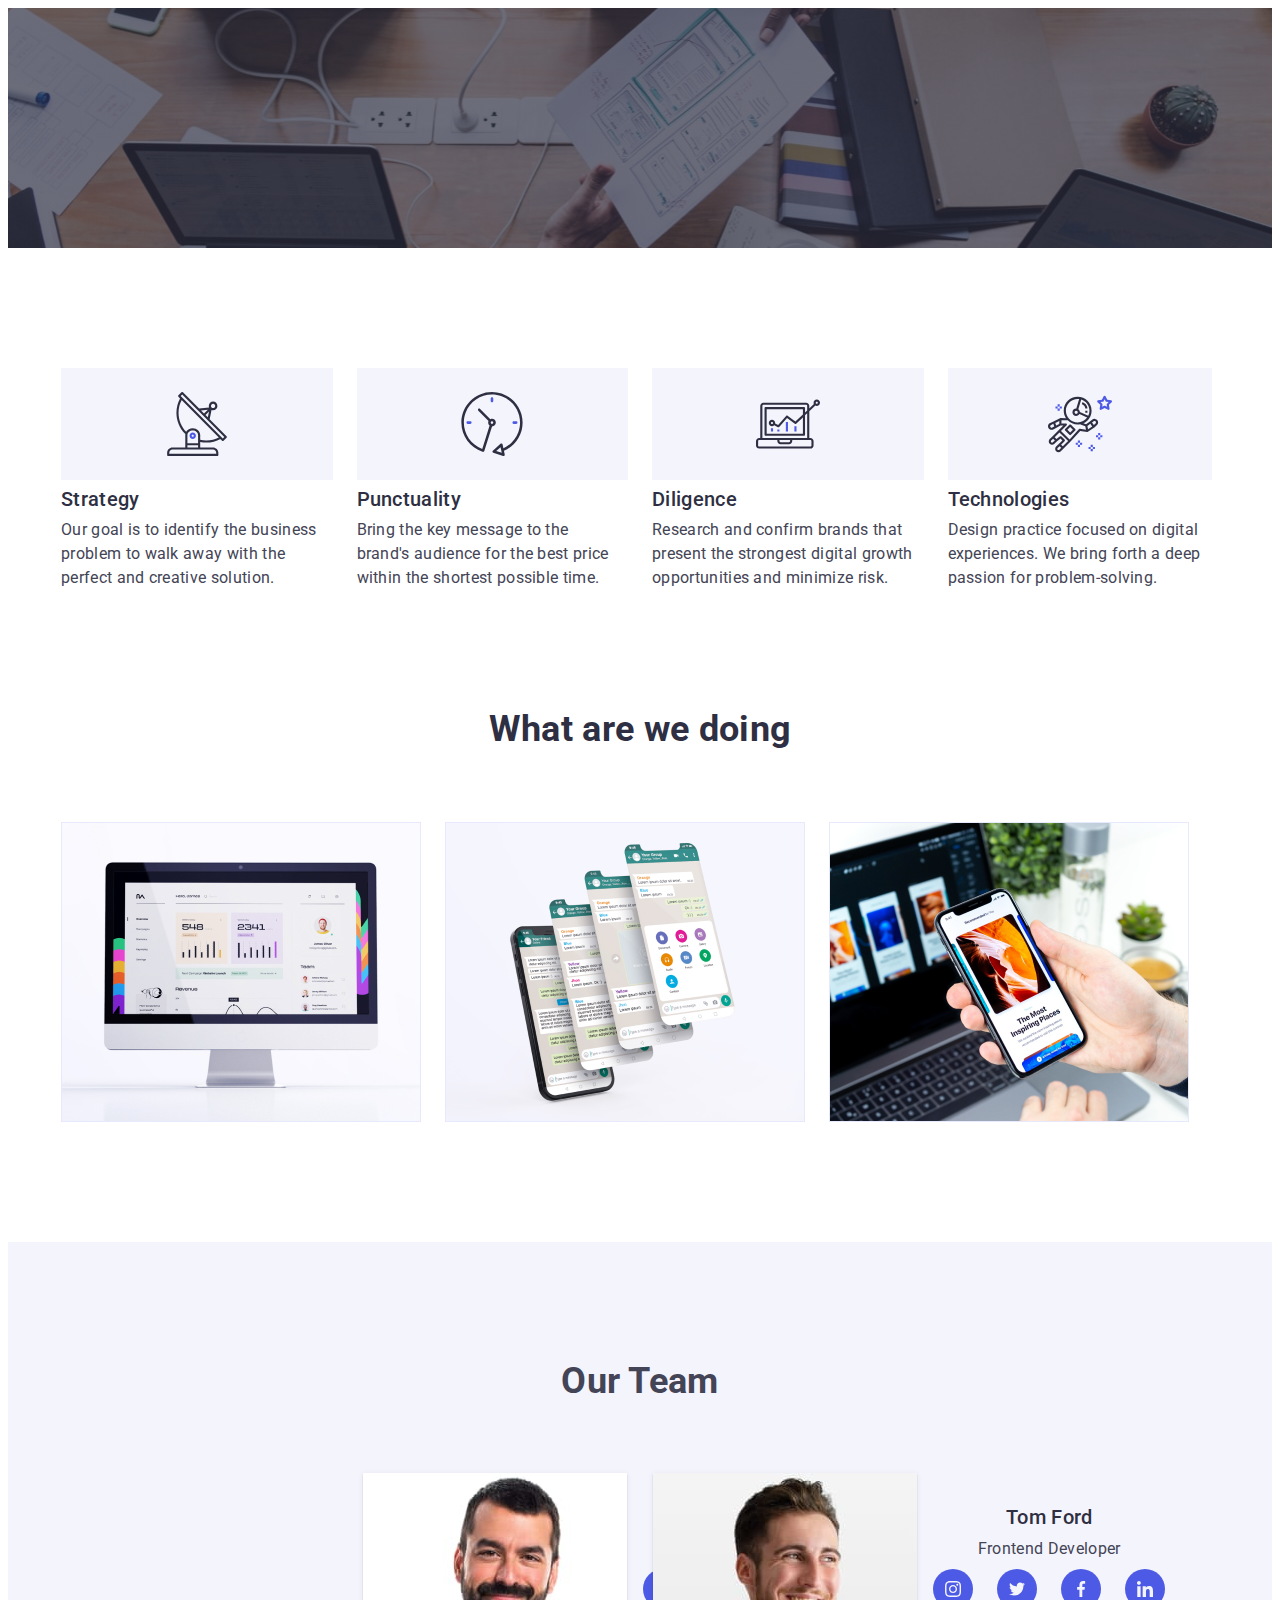
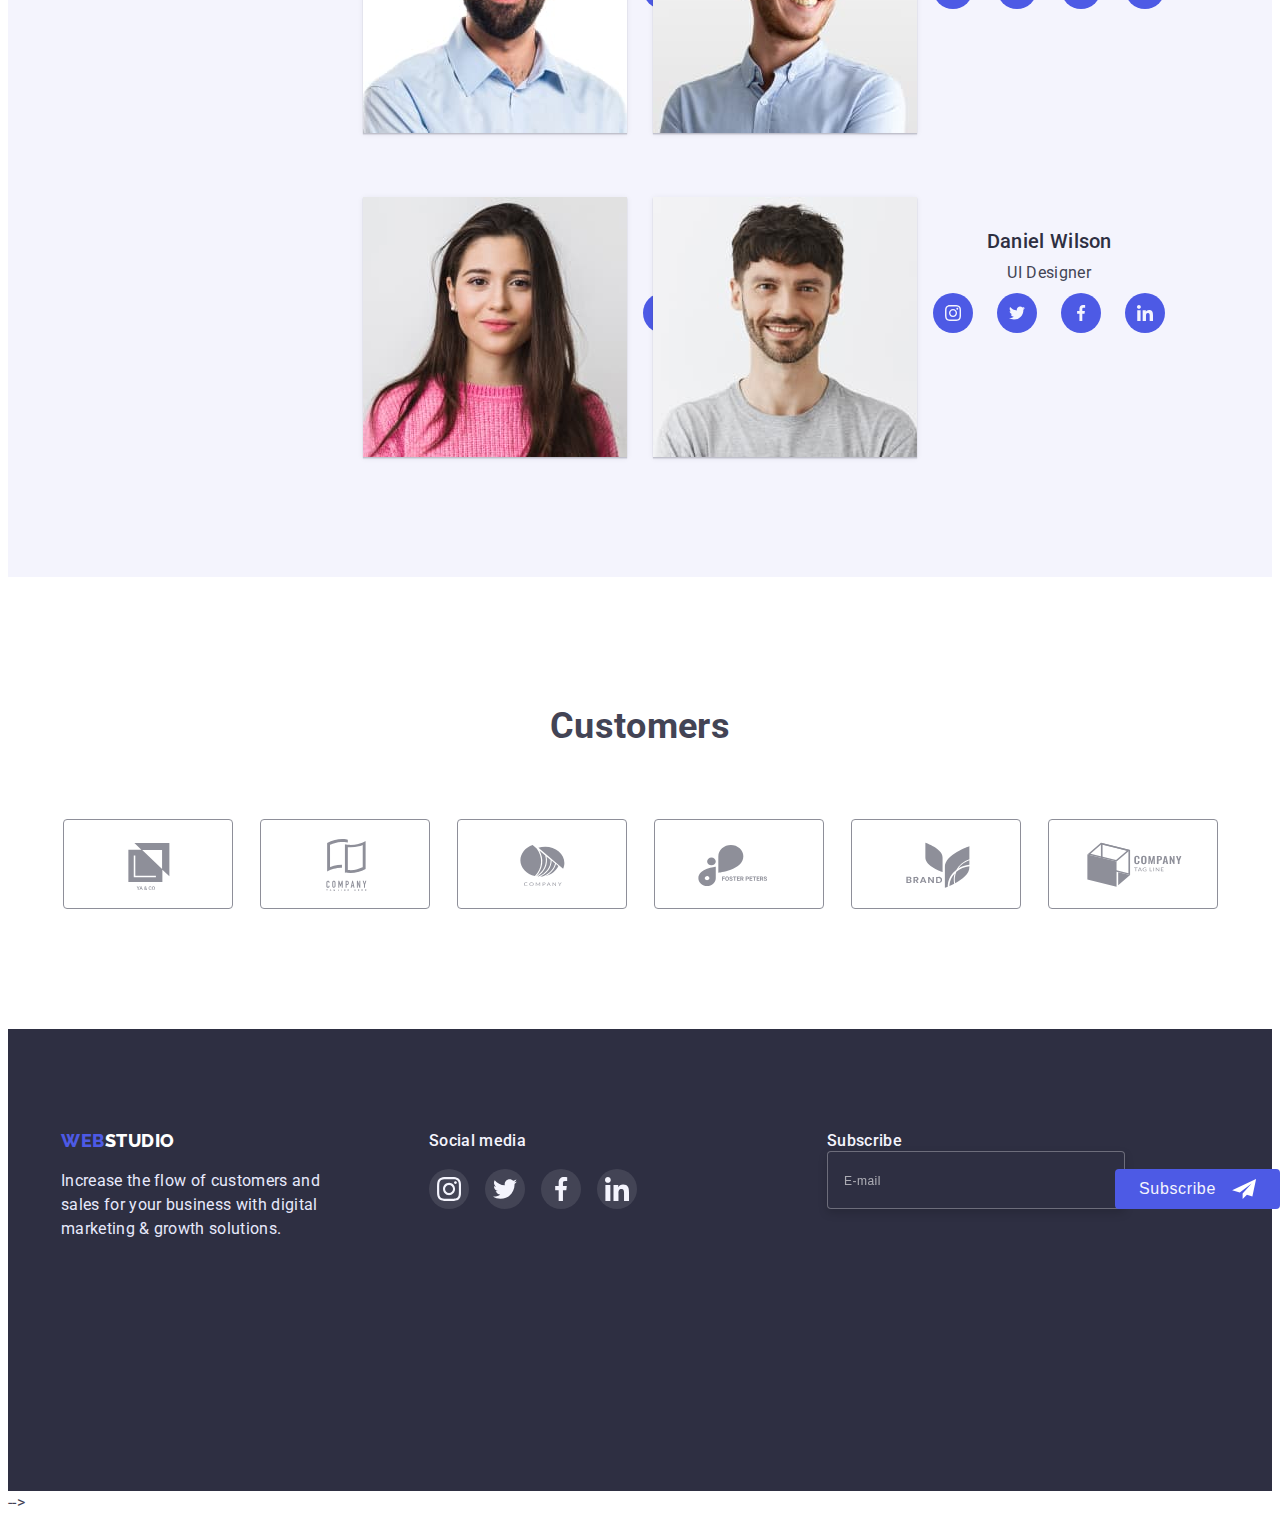
<file: index.html>
<!DOCTYPE html>
<html lang="en">
	<head>
		<meta charset="UTF-8" />
		<meta http-equiv="X-UA-Compatible" content="IE=edge" />
		<meta name="viewport" content="width=device-width, initial-scale=1.0" />
		<title>Web Studio</title>
		<link
			rel="stylesheet"
			href="https://cdnjs.cloudflare.com/ajax/libs/modern-normalize/1.1.0/modern-normalize.min.css"
			integrity="sha512-wpPYUAdjBVSE4KJnH1VR1HeZfpl1ub8YT/NKx4PuQ5NmX2tKuGu6U/JRp5y+Y8XG2tV+wKQpNHVUX03MfMFn9Q=="
			crossorigin="anonymous"
			referrerpolicy="no-referrer"
		/>
		<link rel="preconnect" href="https://fonts.googleapis.com" />
		<link rel="preconnect" href="https://fonts.gstatic.com" crossorigin />
		<link
			href="https://fonts.googleapis.com/css2?family=Raleway:wght@700;800&family=Roboto:wght@300;400;500;700&display=swap"
			rel="stylesheet"
		/>
		<link rel="stylesheet" href="./css/styles.css" />
		<link rel="stylesheet" href="./css/mobile.css" />
		<link rel="stylesheet" href="./css/tablet.css" />
		<link rel="stylesheet" href="./css/desktop.css" />
	</head>
	<body>
		<!-- Navigation -->
		<!-- <header class="header">
			<div class="container header-container">
				<nav class="site-nav nav-container">
					<a href="./index.html" class="logo web">Web<span class="logo studio">Studio</span></a>
					<ul class="header-list">
						<li class="header-item">
							<a href="" class="header-link link current">Studio</a>
						</li>
						<li class="header-item">
							<a href="./portfolio.html" class="header-link link">Portfolio</a>
						</li>
						<li class="header-item">
							<a href="" class="header-link link">Contacts</a>
						</li>
					</ul>
				</nav>
				<address class="address">
					<ul class="address-list">
						<li class="address-item">
							<a href="mailto:info@devstudio.com" class="address-link link">info@devstudio.com</a>
						</li>
						<li class="address-item">
							<a href="tel:+110001111111" class="address-link link">+11 (000) 111-11-11</a>
						</li>
					</ul>
				</address>
			</div>
		</header> -->

		<main>
			<!-- Hero -->
			<section class="section hero">
				<!-- <h1 class="hero-title">Effective Solutions for Your Business</h1>
				<button type="button" data-modal-open class="hero-btn">Order Service</button> -->
			</section>
			<!-- Section 1 -->
			<section class="section advantages">
				<div class="container">
					<h2 class="visually-hidden">Advantages</h2>
					<ul class="advantages-list list">
						<li class="advantages-item">
							<div class="advantages-container">
								<svg class="advantages-icon" width="64" height="64">
									<use href="./images/symbol-defs.svg#icon-antenna"></use>
								</svg>
							</div>
							<h3 class="advantages-item-subtitle">Strategy</h3>
							<p class="advantages-item-text">
								Our goal is to identify the business problem to walk away with the perfect and creative solution.
							</p>
						</li>

						<li class="advantages-item">
							<div class="advantages-container">
								<svg class="advantages-icon" width="64" height="64">
									<use href="./images/symbol-defs.svg#icon-clock"></use>
								</svg>
							</div>
							<h3 class="advantages-item-subtitle">Punctuality</h3>
							<p class="advantages-item-text">
								Bring the key message to the brand's audience for the best price within the shortest possible time.
							</p>
						</li>

						<li class="advantages-item">
							<div class="advantages-container">
								<svg class="advantages-icon" width="64" height="64">
									<use href="./images/symbol-defs.svg#icon-diagram"></use>
								</svg>
							</div>
							<h3 class="advantages-item-subtitle">Diligence</h3>
							<p class="advantages-item-text">
								Research and confirm brands that present the strongest digital growth opportunities and minimize risk.
							</p>
						</li>

						<li class="advantages-item-item">
							<div class="advantages-container">
								<svg class="advantages-icon" width="64" height="64">
									<use href="./images/symbol-defs.svg#icon-astronaut"></use>
								</svg>
							</div>
							<h3 class="advantages-item-subtitle">Technologies</h3>
							<p class="advantages-item-text">
								Design practice focused on digital experiences. We bring forth a deep passion for problem-solving.
							</p>
						</li>
					</ul>
				</div>
			</section>

			<!-- Section 2 -->
			<section class="section activities">
				<div class="container">
					<h2 class="activities-title">What are we doing</h2>
					<ul class="activities-list list">
						<li class="activities-item">
							<img src="./images/img-a.jpg" alt="computer display" width="360" />
						</li>
						<li class="activities-item">
							<img src="./images/img-b.jpg" alt="tabs on the phone" width="360" />
						</li>
						<li class="activities-item">
							<img src="./images/img-c.jpg" alt="phone in hand" width="360" />
						</li>
					</ul>
				</div>
			</section>

			<!-- Section 3 -->
			<section class="section team">
				<div class="team container">
					<h2 class="team-title">Our Team</h2>
					<ul class="team-list list">
						<li class="team-item">
							<img src="./images/team-card-a.jpg" alt="photo of Mark Guerrero" width="264" />
							<div class="img-box">
								<h3 class="team-item-subtitle">Mark Guerrero</h3>
								<p class="team-item-text">Product Designer</p>
								<ul class="team-social-list list">
									<li class="team-sotial-item">
										<a href="" class="team-social-link link">
											<svg class="team-social-icon" width="16" height="16">
												<use href="./images/symbol-defs.svg#icon-instagram"></use>
											</svg>
										</a>
									</li>
									<li class="team-sotial-item">
										<a href="" class="team-social-link link">
											<svg class="team-social-icon" width="16" height="16">
												<use href="./images/symbol-defs.svg#icon-twitter"></use>
											</svg>
										</a>
									</li>
									<li class="team-sotial-item">
										<a href="" class="team-social-link link">
											<svg class="team-social-icon" width="16" height="16">
												<use href="./images/symbol-defs.svg#icon-facebook"></use>
											</svg>
										</a>
									</li>
									<li class="team-sotial-item">
										<a href="" class="team-social-link link">
											<svg class="team-social-icon" width="16" height="16">
												<use href="./images/symbol-defs.svg#icon-linkedin"></use>
											</svg>
										</a>
									</li>
								</ul>
							</div>
						</li>

						<li class="team-item">
							<img src="./images/team-card-b.jpg" alt="photo of Tom Ford" width="264" />
							<div class="img-box">
								<h3 class="team-item-subtitle">Tom Ford</h3>
								<p class="team-item-text">Frontend Developer</p>
								<ul class="team-social-list list">
									<li class="team-sotial-item">
										<a href="" class="team-social-link link">
											<svg class="team-social-icon" width="16" height="16">
												<use href="./images/symbol-defs.svg#icon-instagram"></use>
											</svg>
										</a>
									</li>
									<li class="team-sotial-item">
										<a href="" class="team-social-link link">
											<svg class="team-social-icon" width="16" height="16">
												<use href="./images/symbol-defs.svg#icon-twitter"></use>
											</svg>
										</a>
									</li>
									<li class="team-sotial-item">
										<a href="" class="team-social-link link">
											<svg class="team-social-icon" width="16" height="16">
												<use href="./images/symbol-defs.svg#icon-facebook"></use>
											</svg>
										</a>
									</li>
									<li class="team-sotial-item">
										<a href="" class="team-social-link link">
											<svg class="team-social-icon" width="16" height="16">
												<use href="./images/symbol-defs.svg#icon-linkedin"></use>
											</svg>
										</a>
									</li>
								</ul>
							</div>
						</li>

						<li class="team-item">
							<img src="./images/team-card-c.jpg" alt="photo of Camila Garcia" width="264" />
							<div class="img-box">
								<h3 class="team-item-subtitle">Camila Garcia</h3>
								<p class="team-item-text">Marketing</p>
								<ul class="team-social-list list">
									<li class="team-sotial-item">
										<a href="" class="team-social-link link">
											<svg class="team-social-icon" width="16" height="16">
												<use href="./images/symbol-defs.svg#icon-instagram"></use>
											</svg>
										</a>
									</li>
									<li class="team-sotial-item">
										<a href="" class="team-social-link link">
											<svg class="team-social-icon" width="16" height="16">
												<use href="./images/symbol-defs.svg#icon-twitter"></use>
											</svg>
										</a>
									</li>
									<li class="team-sotial-item">
										<a href="" class="team-social-link link">
											<svg class="team-social-icon" width="16" height="16">
												<use href="./images/symbol-defs.svg#icon-facebook"></use>
											</svg>
										</a>
									</li>
									<li class="team-sotial-item">
										<a href="" class="team-social-link link">
											<svg class="team-social-icon" width="16" height="16">
												<use href="./images/symbol-defs.svg#icon-linkedin"></use>
											</svg>
										</a>
									</li>
								</ul>
							</div>
						</li>

						<li class="team-item">
							<img src="./images/team-card-d.jpg" alt="photo of Daniel Wilson" width="264" />
							<div class="img-box">
								<h3 class="team-item-subtitle">Daniel Wilson</h3>
								<p class="team-item-text">UI Designer</p>
								<ul class="team-social-list list">
									<li class="team-sotial-item">
										<a href="" class="team-social-link link">
											<svg class="team-social-icon" width="16" height="16">
												<use href="./images/symbol-defs.svg#icon-instagram"></use>
											</svg>
										</a>
									</li>
									<li class="team-sotial-item">
										<a href="" class="team-social-link link">
											<svg class="team-social-icon" width="16" height="16">
												<use href="./images/symbol-defs.svg#icon-twitter"></use>
											</svg>
										</a>
									</li>
									<li class="team-sotial-item">
										<a href="" class="team-social-link link">
											<svg class="team-social-icon" width="16" height="16">
												<use href="./images/symbol-defs.svg#icon-facebook"></use>
											</svg>
										</a>
									</li>
									<li class="team-sotial-item">
										<a href="" class="team-social-link link">
											<svg class="team-social-icon" width="16" height="16">
												<use href="./images/symbol-defs.svg#icon-linkedin"></use>
											</svg>
										</a>
									</li>
								</ul>
							</div>
						</li>
					</ul>
				</div>
			</section>
			<!-- Section 4 -->
			<section class="section customers">
				<div class="container customers">
					<h2 class="customers-title">Customers</h2>
					<ul class="customers-list list">
						<li class="customers-item">
							<a href="" class="customer-link link">
								<svg class="customers-icon" width="104" height="56">
									<use href="./images/symbol-defs.svg#icon-logo-one"></use>
								</svg>
							</a>
						</li>
						<li class="customers-item">
							<a href="" class="customer-link link">
								<svg class="customers-icon" width="104" height="56">
									<use href="./images/symbol-defs.svg#icon-logo-two"></use>
								</svg>
							</a>
						</li>
						<li class="customers-item">
							<a href="" class="customer-link link">
								<svg class="customers-icon" width="104" height="56">
									<use href="./images/symbol-defs.svg#icon-logo-three"></use>
								</svg>
							</a>
						</li>
						<li class="customers-item">
							<a href="" class="customer-link link">
								<svg class="customers-icon" width="104" height="56">
									<use href="./images/symbol-defs.svg#icon-logo-four"></use>
								</svg>
							</a>
						</li>
						<li class="customers-item">
							<a href="" class="customer-link link">
								<svg class="customers-icon" width="104" height="56">
									<use href="./images/symbol-defs.svg#icon-logo-five"></use>
								</svg>
							</a>
						</li>
						<li class="customers-item">
							<a href="" class="customer-link link">
								<svg class="customers-icon" width="104" height="56">
									<use href="./images/symbol-defs.svg#icon-logo-six"></use>
								</svg>
							</a>
						</li>
					</ul>
				</div>
			</section>
		</main>

		<!-- Footer -->
		<footer class="section footer">
			<div class="big footer container">
				<div class="first footer container">
					<a href="./index.html" class="footer logo web">Web<span class="footer logo studio-white">Studio</span></a>
					<p class="footer-text">
						Increase the flow of customers and sales for your business with digital marketing & growth solutions.
					</p>
				</div>
				<div class="secondary footer container">
					<h3 class="footer-social-subtitle">Social media</h3>
					<ul class="footer-social-list list">
						<li class="footer-social-item"
							><a href="" class="footer-social-link link">
								<svg class="team-social-icon" width="24" height="24">
									<use href="./images/symbol-defs.svg#icon-instagram"></use>
								</svg> </a
						></li>
						<li class="footer-social-item"
							><a href="" class="footer-social-link link">
								<svg class="team-social-icon" width="24" height="24">
									<use href="./images/symbol-defs.svg#icon-twitter"></use>
								</svg> </a
						></li>
						<li class="footer-social-item"
							><a href="" class="footer-social-link link">
								<svg class="team-social-icon" width="24" height="24">
									<use href="./images/symbol-defs.svg#icon-facebook"></use>
								</svg> </a
						></li>
						<li class="footer-social-item"
							><a href="" class="footer-social-link link">
								<svg class="team-social-icon" width="24" height="24">
									<use href="./images/symbol-defs.svg#icon-linkedin"></use>
								</svg> </a
						></li>
					</ul>
				</div>
				<div class="third footer container">
					<form class="footer-form" name="subscribe">
						<p class="footer-subscribe-subtitle">Subscribe</p>
						<label for=""><input class="subscribe-input" type="email" name="email" id="" placeholder="E-mail" /></label>
						<button type="submit" class="subscribe-btn btn"
							>Subscribe
							<svg class="subscribe-icon" width="24" height="20">
								<use href="./images/symbol-defs.svg#icon-telegram"></use>
							</svg>
						</button>
					</form>
				</div>
			</div>
		</footer>

		<!-- Modal window -->
		<!-- <div class="backdrop is-hidden" data-modal>
			<div class="modal">
				<button type="button" data-modal-close class="modal-close">
					<svg class="modal-icon" width="8" height="8">
						<use href="./images/symbol-defs.svg#icon-close"></use>
					</svg>
				</button>
				<h3 class="modal-title">Leave your contacts and we will call you back</h3>
				<form class="modal-form" action="#">
					<label class="form-label" for="fullname"><span class="form-text">Name</span></label>
					<div class="form-input-wrap">
						<input type="text" class="form-input" name="fullname" id="fullname" required />
						<svg class="form-icon" width="18" height="18">
							<use href="./images/symbol-defs.svg#icon-person-black"></use>
						</svg>
					</div>

					<label class="form-label" for="phone"><span class="form-text">Phone</span></label>
					<div class="form-input-wrap">
						<input type="tel" class="form-input" name="phone" id="phone" required />
						<svg class="form-icon" width="18" height="24">
							<use href="./images/symbol-defs.svg#icon-phone-black"></use>
						</svg>
					</div>

					<label class="form-label" for="email"><span class="form-text">Email</span></label>
					<div class="form-input-wrap">
						<input type="email" class="form-input" name="email" id="email" required />
						<svg class="form-icon" width="18" height="24">
							<use href="./images/symbol-defs.svg#icon-email-black"></use>
						</svg>
					</div>

					<label class="form-label"
						><span class="form-text">Comment</span>
						<textarea class="form-textarea" name="comment" placeholder="Text input"></textarea>
					</label>

					<div class="checkbox-wrap">
						<input type="checkbox" class="policy-input visually-hidden" name="policy" id="policy" checked required />
						<label class="form-label-checkbox" for="policy"
							><span class="form-accepting">I accept the terms and conditions of the </span
							><a href="#" class="policy-link link"> Privacy Policy</a></label
						>
					</div>
					<button type="submit" class="send-btn btn">Send</button>
				</form>
			</div>
		</div> -->
		<script src="./js/modal.js"></script>
	</body>
</html>
-->
</file>
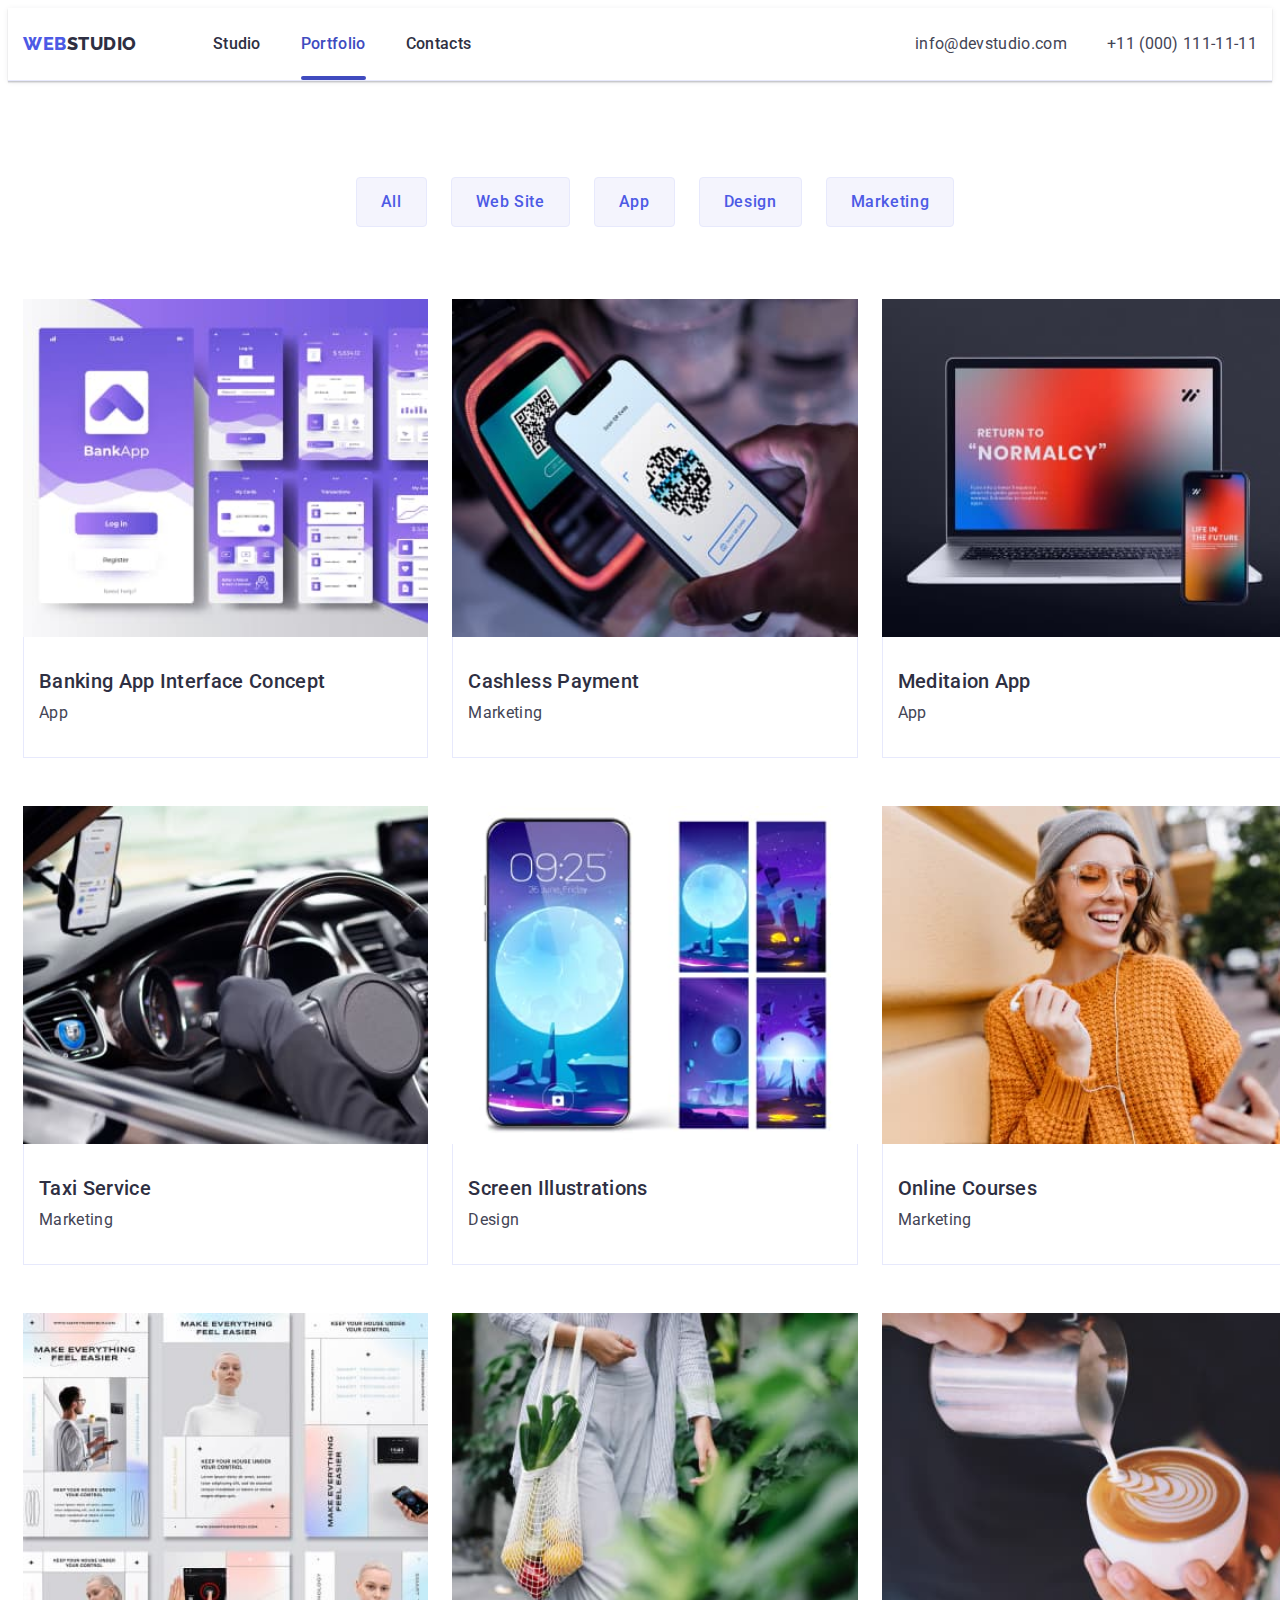
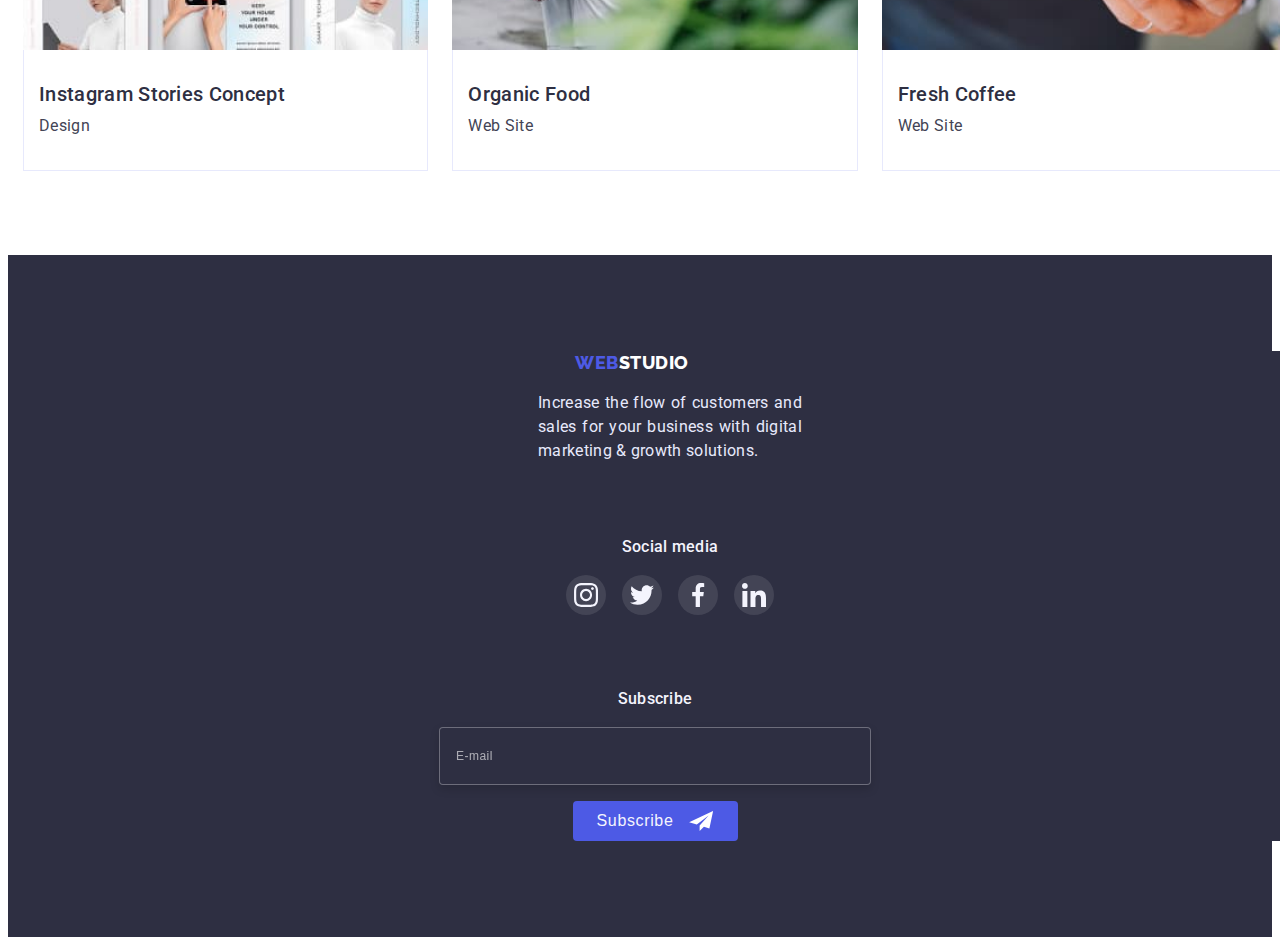
<file: portfolio.html>
<!DOCTYPE html>
<html lang="en">
	<head>
		<meta charset="UTF-8" />
		<meta http-equiv="X-UA-Compatible" content="IE=edge" />
		<meta name="viewport" content="width=device-width, initial-scale=1.0" />
		<title>Web Studio</title>
		<link
			rel="stylesheet"
			href="https://cdnjs.cloudflare.com/ajax/libs/modern-normalize/1.1.0/modern-normalize.min.css"
			integrity="sha512-wpPYUAdjBVSE4KJnH1VR1HeZfpl1ub8YT/NKx4PuQ5NmX2tKuGu6U/JRp5y+Y8XG2tV+wKQpNHVUX03MfMFn9Q=="
			crossorigin="anonymous"
			referrerpolicy="no-referrer"
		/>
		<link rel="preconnect" href="https://fonts.googleapis.com" />
		<link rel="preconnect" href="https://fonts.gstatic.com" crossorigin />
		<link
			href="https://fonts.googleapis.com/css2?family=Raleway:wght@800&family=Roboto:wght@300;400;500;700&display=swap"
			rel="stylesheet"
		/>
		<link rel="stylesheet" href="./css/styles.css" />
	</head>
	<body>
		<!-- Navigation -->
		<header class="secondary header">
			<div class="container header-container">
				<nav class="site-nav nav-container">
					<a href="./index.html" class="logo web">Web<span class="logo studio">Studio</span></a>
					<ul class="header-list">
						<li class="header-item">
							<a href="./index.html" class="header-link link">Studio</a>
						</li>
						<li class="header-item">
							<a href="./portfolio.html" class="header-link link current">Portfolio</a>
						</li>
						<li class="header-item">
							<a href="" class="header-link link">Contacts</a>
						</li>
					</ul>
				</nav>
				<address class="address">
					<ul class="address-list">
						<li class="address-item">
							<a href="mailto:info@devstudio.com" class="address-link link">info@devstudio.com</a>
						</li>
						<li class="address-item">
							<a href="tel:+110001111111" class="address-link link">+11 (000) 111-11-11</a>
						</li>
					</ul>
				</address>
			</div>
		</header>
		<main>
			<!-- Buttons -->
			<section class="section portfolio">
				<div class="container">
					<h1 class="visually-hidden">Examples of projects</h1>
					<ul class="portfolio-btns-list list">
						<li class="portfolio-btns-item">
							<button type="button" class="btns">All</button>
						</li>
						<li class="portfolio-btns-item">
							<button type="button" class="btns">Web Site</button>
						</li>
						<li class="portfolio-btns-item">
							<button type="button" class="btns">App</button>
						</li>
						<li class="portfolio-btns-item">
							<button type="button" class="btns">Design</button>
						</li>
						<li class="portfolio-btns-item">
							<button type="button" class="btns">Marketing</button>
						</li>
					</ul>
				</div>
				<!-- Examples -->
				<div class="container">
					<ul class="portfolio-list list">
						<!-- Card 1 -->
						<li class="portfolio-item">
							<a href="" class="portfolio-item-link link">
								<div class="portfolio-overlay">
									<img src="./images/banking-app.jpg" alt="photo of Banking App" width="360" height="300" />
									<p class="overlay-desc"
										>14 Stylish and User-Friendly App Design Concepts · Task Manager App · Calorie Tracker App · Exotic
										Fruit Ecommerce App · Cloud Storage App</p
									>
								</div>
								<div class="portfolio-box">
									<h2 class="portfolio-title">Banking App Interface Concept</h2>
									<p class="portfolio-text">App</p>
								</div>
							</a>
						</li>

						<!-- Card 2 -->
						<li class="portfolio-item">
							<a href="" class="portfolio-item-link link">
								<div class="portfolio-overlay">
									<img src="./images/cashless.jpg" alt="transactions by phone" width="360" height="300" />
									<p class="overlay-desc"
										>14 Stylish and User-Friendly App Design Concepts · Task Manager App · Calorie Tracker App · Exotic
										Fruit Ecommerce App · Cloud Storage App</p
									>
								</div>
								<div class="portfolio-box">
									<h2 class="portfolio-title">Cashless Payment</h2>
									<p class="portfolio-text">Marketing</p>
								</div>
							</a>
						</li>

						<!-- Card 3 -->
						<li class="portfolio-item">
							<a href="" class="portfolio-item-link link">
								<div class="portfolio-overlay">
									<img src="./images/meditation.jpg" alt="laptop and smartphone" width="360" height="300" />
									<p class="overlay-desc"
										>14 Stylish and User-Friendly App Design Concepts · Task Manager App · Calorie Tracker App · Exotic
										Fruit Ecommerce App · Cloud Storage App</p
									>
								</div>
								<div class="portfolio-box">
									<h2 class="portfolio-title">Meditaion App</h2>
									<p class="portfolio-text">App</p>
								</div>
							</a>
						</li>

						<!-- Card 4 -->
						<li class="portfolio-item">
							<a href="" class="portfolio-item-link link">
								<div class="portfolio-overlay">
									<img src="./images/taxi.jpg" alt="steering wheel" width="360" height="300" />
									<p class="overlay-desc"
										>14 Stylish and User-Friendly App Design Concepts · Task Manager App · Calorie Tracker App · Exotic
										Fruit Ecommerce App · Cloud Storage App</p
									>
								</div>
								<div class="portfolio-box">
									<h2 class="portfolio-title">Taxi Service</h2>
									<p class="portfolio-text">Marketing</p>
								</div>
							</a>
						</li>

						<!-- Card 5 -->
						<li class="portfolio-item">
							<a href="" class="portfolio-item-link link">
								<div class="portfolio-overlay">
									<img src="./images/screen.jpg" alt="smartphone screen" width="360" height="300" />
									<p class="overlay-desc"
										>14 Stylish and User-Friendly App Design Concepts · Task Manager App · Calorie Tracker App · Exotic
										Fruit Ecommerce App · Cloud Storage App</p
									>
								</div>
								<div class="portfolio-box">
									<h2 class="portfolio-title">Screen Illustrations</h2>
									<p class="portfolio-text">Design</p>
								</div>
							</a>
						</li>

						<!-- Card 6 -->
						<li class="portfolio-item">
							<a href="" class="portfolio-item-link link">
								<div class="portfolio-overlay">
									<img src="./images/courses.jpg" alt="girl with headphones" width="360" height="300" />
									<p class="overlay-desc"
										>14 Stylish and User-Friendly App Design Concepts · Task Manager App · Calorie Tracker App · Exotic
										Fruit Ecommerce App · Cloud Storage App</p
									>
								</div>
								<div class="portfolio-box">
									<h2 class="portfolio-title">Online Courses</h2>
									<p class="portfolio-text">Marketing</p>
								</div>
							</a>
						</li>

						<!-- Card 7 -->
						<li class="portfolio-item">
							<a href="" class="portfolio-item-link link">
								<div class="portfolio-overlay">
									<img src="./images/insta-stories.jpg" alt="examples of design of stories" width="360" height="300" />
									<p class="overlay-desc"
										>14 Stylish and User-Friendly App Design Concepts · Task Manager App · Calorie Tracker App · Exotic
										Fruit Ecommerce App · Cloud Storage App</p
									>
								</div>
								<div class="portfolio-box">
									<h2 class="portfolio-title">Instagram Stories Concept</h2>
									<p class="portfolio-text">Design</p>
								</div>
							</a>
						</li>

						<!-- Card 8 -->
						<li class="portfolio-item">
							<a href="" class="portfolio-item-link link">
								<div class="portfolio-overlay">
									<img src="./images/food.jpg" alt="fruits in bag" width="360" height="300" />
									<p class="overlay-desc"
										>14 Stylish and User-Friendly App Design Concepts · Task Manager App · Calorie Tracker App · Exotic
										Fruit Ecommerce App · Cloud Storage App</p
									>
								</div>
								<div class="portfolio-box">
									<h2 class="portfolio-title">Organic Food</h2>
									<p class="portfolio-text">Web Site</p>
								</div>
							</a>
						</li>

						<!-- Card 9 -->
						<li class="portfolio-item">
							<a href="" class="portfolio-item-link link">
								<div class="portfolio-overlay">
									<img src="./images/coffe.jpg" alt="the cup of coffee" width="360" height="300" />
									<p class="overlay-desc"
										>14 Stylish and User-Friendly App Design Concepts · Task Manager App · Calorie Tracker App · Exotic
										Fruit Ecommerce App · Cloud Storage App</p
									>
								</div>
								<div class="portfolio-box">
									<h2 class="portfolio-title">Fresh Coffee</h2>
									<p class="portfolio-text">Web Site</p>
								</div>
							</a>
						</li>
					</ul>
				</div>
			</section>
		</main>
		<footer class="section footer">
			<div class="big footer container">
				<div class="first footer container">
					<a href="./index.html" class="logo web">Web<span class="logo studio-white">Studio</span></a>
					<p class="footer-text">
						Increase the flow of customers and sales for your business with digital marketing & growth solutions.
					</p>
				</div>
				<div class="secondary footer container">
					<h3 class="footer-social-subtitle">Social media</h3>
					<ul class="footer-social-list list">
						<li class="footer-social-item"
							><a href="" class="footer-social-link link">
								<svg class="team-social-icon" width="24" height="24">
									<use href="./images/symbol-defs.svg#icon-instagram"></use>
								</svg> </a
						></li>
						<li class="footer-social-item"
							><a href="" class="footer-social-link link">
								<svg class="team-social-icon" width="24" height="24">
									<use href="./images/symbol-defs.svg#icon-twitter"></use>
								</svg> </a
						></li>
						<li class="footer-social-item"
							><a href="" class="footer-social-link link">
								<svg class="team-social-icon" width="24" height="24">
									<use href="./images/symbol-defs.svg#icon-facebook"></use>
								</svg> </a
						></li>
						<li class="footer-social-item"
							><a href="" class="footer-social-link link">
								<svg class="team-social-icon" width="24" height="24">
									<use href="./images/symbol-defs.svg#icon-linkedin"></use>
								</svg> </a
						></li>
					</ul>
				</div>
				<div class="third footer container">
					<form class="footer-form" name="subscribe">
						<p class="footer-subscribe-subtitle">Subscribe</p>
						<label for=""><input class="subscribe-input" type="email" name="email" id="" placeholder="E-mail" /></label>
						<button type="submit" class="subscribe-btn btn"
							>Subscribe
							<svg class="subscribe-icon" width="24" height="20">
								<use href="./images/symbol-defs.svg#icon-telegram"></use>
							</svg>
						</button>
					</form>
				</div>
			</div>
		</footer>
	</body>
</html>
</file>
<file: css/styles.css>
:root {
	--primary-brand: #4d5ae5;
	--pressed-state: #404bbf;
	--dark: #2e2f42;
	--success: #31d0aa;
	--text: #434455;
	--subtle-text: #8e8f99;
	--accent: #e7e9fc;
	--light: #f4f4fd;
	--modal-overlay: rgba(46, 47, 66, 0.4);
	--hero-background: #2e2f42;
	--hero-text: white;
	--secondary-font: "Raleway", sans-serif;
	--subtitle-margin-bottom: 8px;
	--title-margin-bottom: 72px;
}

h1,
h2,
h3,
h4,
h5,
h6,
p {
	margin: 0;
}
a {
	text-decoration: none;
}
ul {
	list-style: none;
	margin: 0;
	padding: 0;
}
img {
	display: block;
	width: 100%;
	height: auto;
}

/* body */
body {
	font-family: "Roboto", sans-serif;
	font-weight: normal;
	font-size: 16px;
	line-height: 1.5;
	letter-spacing: 0.02em;
	color: var(--text);
}
.container {
	width: 100%;
	padding: 0 15px;
	margin: 0 auto;
}
/* Navigation */
.link {
	text-decoration: none;
	color: var(--text);
}
.list {
	display: flex;
	gap: 24px;
}
.visually-hidden {
	position: absolute;
	width: 1px;
	height: 1px;
	margin: -1px;
	border: 0;
	padding: 0;
	white-space: nowrap;
	clip-path: inset(100%);
	clip: rect(0 0 0 0);
	overflow: hidden;
}
.section {
	padding-top: 120px;
	padding-bottom: 120px;
	text-align: center;
}

/* Header ------ Navigation */

.header {
	display: flex;
	align-items: center;
	justify-content: space-between;
}
.secondary.header {
	border-bottom: 1px solid #e7e9fc;
	box-shadow: 0px 1px 6px 0px rgba(46, 47, 66, 0.08), 0px 1px 1px 0px rgba(46, 47, 66, 0.16),
		0px 2px 1px 0px rgba(46, 47, 66, 0.08);
}
.header-container {
	display: flex;
	justify-content: space-between;
	align-items: center;
}
.site-nav {
}
.nav-container {
	display: flex;
	margin-right: 332px;
}
.logo {
	font-family: var(--secondary-font);
	font-weight: 800;
	font-size: 18px;
	line-height: 1.3;
	display: flex;
	align-items: center;
	letter-spacing: 0.03em;
	text-transform: uppercase;
	text-decoration: none;
}

.web {
	color: var(--primary-brand);
}

.logo.web {
	margin-right: 76px;
}
.studio {
	color: var(--dark);
}
.header-list {
	display: flex;
	gap: 40px;
	margin: 0;
	list-style: none;
	align-items: center;
}
.header-link {
	font-weight: 500;
	color: var(--dark);
	display: block;
	padding-top: 24px;
	padding-bottom: 24px;

	position: relative;
}
.header-link:is(:hover, :focus) {
	color: var(--pressed-state);
}
.current {
	color: var(--pressed-state);
}
.current::after {
	content: "";
	display: block;
	position: absolute;
	width: 100%;
	height: 4px;
	background-color: var(--pressed-state);
	border-radius: 2px;
	bottom: 0;
	left: 0;
}

.address {
}
.address-list {
	display: flex;
	align-items: center;
	gap: 40px;
}
.address-item {
}
.address-link {
	font-style: normal;
	color: var(--text);
	transition-property: color;
	transition-duration: 250ms;
	transition-timing-function: cubic-bezier(0.4, 0, 0.2, 1);
}
.address-link:hover,
.address-link:focus {
	color: var(--pressed-state);
}

/* Hero */

.hero {
	background-image: linear-gradient(rgba(46, 47, 66, 0.7), rgba(46, 47, 66, 0.7)), url(../images/hero-people-office.jpg);
	background-repeat: no-repeat;
	background-position: center;
	background-size: 1440px;
	text-align: center;
	padding: 188px 0;
}
.hero-title {
	font-weight: 700;
	font-size: 56px;
	line-height: 1.1;
	color: var(--hero-text);

	margin-bottom: 48px;
	margin-right: auto;
	margin-left: auto;
	max-width: 496px;
}
.hero-btn {
	display: flex;
	font-family: inherit;
	font-weight: 500;
	font-size: 16px;
	line-height: 1.5;
	cursor: pointer;
	background: var(--primary-brand);
	color: var(--hero-text);
	padding: 16px 32px;
	margin-right: auto;
	margin-left: auto;
	gap: 10px;
	border-radius: 4px;
	border: none;
	/* box-shadow: 0px 4px 4px rgba(0, 0, 0, 0.15); */
	min-width: 169px;

	transition-property: background-color, opacity;
	transition-duration: 250ms;
	transition-timing-function: cubic-bezier(0.4, 0, 0.2, 1);
}
.hero-btn:hover,
.hero-btn:focus {
	background-color: var(--pressed-state);
	opacity: 0.9;
}

/* Section 1 */

.advantages {
	padding-top: 96px;
	padding-bottom: 96px;
}
.advantages-list {
	display: flex;
	flex-direction: column;
	align-items: flex-start;
	padding: 0px;
	gap: 72px;
}
.advantages-item {
}
.advantages-container {
	display: none;
}
.advantages-icon {
}
.advantages-item-subtitle {
	margin-bottom: var(--subtitle-margin-bottom);
	font-weight: 700;
	font-size: 36px;
	line-height: 1.11;
	color: var(--dark);
	text-align: center;
}
.advantages-item-text {
	text-align: left;
	width: 356px;
	font-weight: 500;
}

/* Section 2 */

.activities {
	display: none;
}

/* Section 3 */

.section.team {
	background-color: var(--light);
}
.team.container {
	max-width: 264px;
}
.team-title {
	font-weight: 700;
	font-size: 36px;
	line-height: 1.1;
	margin-bottom: 91px;
}
.team-list {
	display: flex;
	flex-wrap: wrap;
	justify-content: center;
	align-items: center;
	margin-right: auto;
	margin-left: auto;
	padding: 0px 0px;
	gap: 72px;
}
.team-item {
	/* width: 264px; */
	background-color: #fff;
	box-shadow: 0px 2px 1px 0px rgba(46, 47, 66, 0.08), 0px 1px 1px 0px rgba(46, 47, 66, 0.16),
		0px 1px 6px 0px rgba(46, 47, 66, 0.08);
}
.img-box {
	padding: 32px 16px;
	text-align: center;
	border-top: none;
}
.team-item-subtitle {
	font-weight: 500;
	font-size: 20px;
	line-height: 1.2;
	color: var(--dark);
	margin-bottom: var(--subtitle-margin-bottom);
}
.team-item-text {
	margin-bottom: 8px;
}
.team-social-list {
	display: flex;
	gap: 24px;
	justify-content: center;
}
.team-sotial-item {
	width: 40px;
	height: 40px;
}
.team-social-link {
	display: flex;
	justify-content: center;
	align-items: center;
	width: 100%;
	height: 100%;
	border-radius: 50%;
	background-color: var(--primary-brand);

	transition-property: background-color;
	transition-duration: 250ms;
	transition-timing-function: cubic-bezier(0.4, 0, 0.2, 1);
}
.team-social-link:hover,
.team-social-link:focus {
	background-color: var(--pressed-state);
}
.team-social-icon {
}

/* Section 4 */

.container.customers {
}
.customers-title {
	font-weight: 700;
	font-size: 36px;
	line-height: 1.11;
	margin-bottom: var(--title-margin-bottom);
}
.customers-list {
	display: flex;
	flex-wrap: wrap;
	justify-content: center;
	row-gap: 72px;
	column-gap: 16px;
	width: 100%;
}
.customers-item {
	flex-basis: calc((100% - 16px) / 2);
}
.customer-link {
	display: flex;
	justify-content: center;
	align-items: center;
	width: 190px;
	height: 88px;
	color: var(--subtle-text);
	border: 1px solid var(--subtle-text);
	border-radius: 4px;

	transition-property: color, border-color;
	transition-duration: 250ms;
	transition-timing-function: cubic-bezier(0.4, 0, 0.2, 1);
}
.customer-link:hover,
.customer-link:focus {
	color: var(--pressed-state);
	border-color: var(--pressed-state);
}
.customers-icon {
	fill: currentColor;
}
/* Buttons */

.portfolio {
	padding-top: 96px;
	padding-bottom: 84px;
}
.portfolio-btns-list {
	justify-content: center;
	margin-bottom: 72px;
}
.portfolio-btns-item {
}
.btns {
	font-family: inherit;
	font-weight: 500;
	font-size: 16px;
	line-height: 1.5;
	letter-spacing: 0.04em;
	color: var(--primary-brand);
	background-color: var(--light);
	cursor: pointer;
	padding: 12px 24px;
	border: 1px solid #e7e9fc;
	border-radius: 4px;

	transition-property: color, border-color, background-color, box-shadow;
	transition-duration: 250ms;
	transition-timing-function: cubic-bezier(0.4, 0, 0.2, 1);
}
.btns:hover,
.btns:focus {
	color: var(--hero-text);
	background-color: var(--pressed-state);
	border-color: transparent;
	box-shadow: 0px 2px 2px 0px rgba(0, 0, 0, 0.12), 0px 2px 1px 0px rgba(0, 0, 0, 0.08),
		0px 3px 1px 0px rgba(0, 0, 0, 0.1);
}

/* Examples */
.portfolio-list {
	padding-left: 0;
	margin-right: 0;
	justify-content: center;
	column-gap: 24px;
	row-gap: 48px;
	flex-wrap: wrap;
}
.portfolio-item {
	flex-basis: calc((100% - 48px) / 3);
}
.portfolio-overlay {
	position: relative;
	overflow: hidden;
}
.overlay-desc {
	position: absolute;
	top: 0;
	left: 0;
	width: 100%;
	height: 100%;

	font-weight: 400;
	font-size: 16px;
	line-height: 1.5;
	letter-spacing: 0.02em;
	padding: 40px 32px 0;

	color: #fff;
	background-color: rgba(77, 90, 229, 1);

	opacity: 0;
	transform: translateY(100%);
	transition-property: transform, opacity;
	transition-duration: 250ms;
	transition-timing-function: cubic-bezier(0.4, 0, 0.2, 1);
	overflow: auto;
}
.portfolio-item-link {
	display: block;

	transition-property: box-shadow;
	transition-duration: 250ms;
	transition-timing-function: cubic-bezier(0.4, 0, 0.2, 1);
}
.portfolio-item-link:hover,
.portfolio-item-link:focus {
	box-shadow: 0px 2px 1px 0px rgba(46, 47, 66, 0.08), 0px 1px 1px 0px rgba(46, 47, 66, 0.16),
		0px 1px 6px 0px rgba(46, 47, 66, 0.08);
}
.portfolio-item-link:hover .overlay-desc,
.portfolio-item-link:focus .overlay-desc {
	transform: translateY(0);
	opacity: 1;
}
.portfolio-box {
	text-align: left;
	border: 1px solid var(--accent);
	border-top: none;
	margin: 0;
	padding: 32px 15px;
}
.portfolio-title {
	font-weight: 500;
	font-size: 20px;
	line-height: 1.2;
	color: var(--dark);
	margin-bottom: var(--subtitle-margin-bottom);
}
.portfolio-text {
}

/* Footer */

.section.footer {
	padding-top: 96px;
	padding-bottom: 96px;
}
.studio-white {
	color: var(--hero-text);
}
.footer {
	background-color: var(--dark);
}
.footer-text {
	color: var(--accent);
	width: 264px;
	text-align: justify;
	margin-top: 16px;
}

.big.footer.container {
	display: flex;
	flex-direction: column;
	align-items: center;
	/* gap: 120px; */
	position: relative;
}
.first.footer.container {
	display: flex;
	flex-direction: column;
	align-items: center;
}
.footer.logo {
	margin: 0 auto;
}
.secondary.footer.container {
	display: flex;
	flex-direction: column;
	align-items: center;
}
.footer-social-subtitle {
	font-weight: 500;
	font-size: 16px;
	line-height: 1.5;
	letter-spacing: 0.02em;
	margin-top: 72px;

	color: var(--light);
	text-align: left;
	margin-bottom: 16px;
}
.footer-social-list {
	display: flex;
	gap: 16px;
}

.footer-social-item {
	width: 40px;
	height: 40px;
}
.footer-social-link {
	display: flex;
	justify-content: center;
	align-items: center;
	width: 100%;
	height: 100%;
	border-radius: 50%;
	background-color: rgba(255, 255, 255, 0.1);

	transition-property: background-color;
	transition-duration: 250ms;
	transition-timing-function: cubic-bezier(0.4, 0, 0.2, 1);
}
.footer-social-link:hover,
.footer-social-link:focus {
	background-color: var(--success);
}
.footer-social-icon {
}
.third.footer.container {
	margin: 72px 0 0;
}
.footer-form {
	display: flex;
	flex-direction: column;
	align-items: center;
}
.footer-subscribe-subtitle {
	font-weight: 500;
	font-size: 16px;
	line-height: 1.5;
	letter-spacing: 0.02em;
	color: var(--light);
	text-align: center;
	/* position: absolute;
	top: 0;
	left: 0; */
}
.subscribe-input {
	width: 398px;
	height: 40px;
	padding: 8px 16px;
	margin-top: 16px;
	border: 1px solid rgba(255, 255, 255, 0.3);
	filter: drop-shadow(0px 4px 4px rgba(0, 0, 0, 0.15));
	border-radius: 4px;
	background-color: var(--dark);
	color: var(--light);
}
.subscribe-input::placeholder {
	font-weight: 400;
	font-size: 12px;
	line-height: 2;
	display: flex;
	align-items: center;
	letter-spacing: 0.04em;

	color: rgba(255, 255, 255, 0.6);
}
.subscribe-btn {
	display: flex;
	width: 165px;
	height: 40px;
	flex-direction: row;
	justify-content: center;
	align-items: center;
	padding: 8px 24px;
	margin-top: 16px;
	gap: 16px;

	/* position: absolute;
	right: 0;
	bottom: 0; */
	background: var(--primary-brand);
	border-radius: 4px;
	border: none;
	outline: none;

	font-weight: 500;
	font-size: 16px;
	line-height: 1.5;

	display: flex;
	align-items: center;
	text-align: center;
	letter-spacing: 0.04em;
	color: var(--light);

	transition: background-color;
	transition-duration: 250ms;
	transition-timing-function: cubic-bezier(0.4, 0, 0.2, 1);
}

.subscribe-btn:is(:hover, :focus) {
	background-color: var(--pressed-state);
}
.subscribe-icon {
	fill: currentColor;
}

/* Modal window*/
.backdrop {
	width: 100%;
	height: 100%;
	background-color: rgba(46, 47, 66, 0.4);
	position: fixed;
	top: 0;
	left: 0;

	transition: opacity, visibility, transform;
	transition-duration: 250ms;
	transition-timing-function: cubic-bezier(0.4, 0, 0.2, 1);
}
.modal {
	width: 408px;
	height: 576px;
	padding: 72px 24px 24px;
	background-color: #fcfcfc;
	border-radius: 4px;
	position: absolute;
	top: 50%;
	left: 50%;
	transform: translate(-50%, -50%);
	justify-content: center;
	align-items: center;
}
.modal-close {
	position: absolute;
	top: 24px;
	right: 24px;
	width: 24px;
	height: 24px;
	border: 1px solid rgba(0, 0, 0, 0.1);
	border-radius: 50%;
	cursor: pointer;
	background-color: var(--accent);
	color: var(--hero-background);

	display: flex;
	justify-content: center;
	align-items: center;

	transition: transform, color, background-color;
	transition-duration: 250ms;
	transition-timing-function: cubic-bezier(0.4, 0, 0.2, 1);
}
.modal-close:is(:hover, :focus) {
	background-color: var(--pressed-state);
	color: var(--light);
	transform: scale(1.2);
}
.modal-icon {
	fill: currentColor;
}
.is-hidden {
	opacity: 0;
	visibility: hidden;
	pointer-events: none;
}
.modal-title {
	font-weight: 500;
	font-size: 16px;
	line-height: 1.5;
	letter-spacing: 0.02em;
	color: var(--dark);
	text-align: center;
	margin-bottom: 16px;
}
.modal-form {
}
.form-checkbox {
}
.form-input-wrap {
	position: relative;
}
.form-text {
	display: block;
	margin-bottom: 4px;
	font-weight: 400;
	font-size: 12px;
	line-height: 1.33;
	letter-spacing: 0.04em;
	color: #8e8f99;
}
.form-textarea {
	display: block;
	width: 360px;
	height: 120px;
	resize: none;
	border: 1px solid rgba(33, 33, 33, 0.2);
	border-radius: 4px;
	padding: 8px 16px;
	outline: none;
	margin-bottom: 8px;
}
.form-textarea:focus {
	border-color: var(--primary-brand);
}
.form-textarea::placeholder {
	font-size: 12px;
	line-height: 1.33;
	letter-spacing: 0.04em;
	color: rgba(117, 117, 117, 0.5);
}
.form-accepting {
	margin-right: 5px;
	margin-bottom: 24px;
}
.form-input {
	width: 360px;
	height: 40px;
	border: 1px solid rgba(33, 33, 33, 0.2);
	border-radius: 4px;
	padding: 8px 38px;
	margin-bottom: 8px;
	outline: transparent;
}
.form-input:focus {
	border-color: var(--primary-brand);
}
.form-input:focus + .form-icon {
	fill: var(--primary-brand);
}
.form-icon {
	position: absolute;
	left: 16px;
	top: 40%;
	transform: translateY(-50%);
}
.checkbox-wrap {
	display: flex;
	justify-content: flex-start;
	align-items: flex-start;
	gap: 8px;
}
.form-label-checkbox {
	display: flex;
	font-weight: 400;
	font-size: 12px;
	line-height: 1.33;
	letter-spacing: 0.04em;
	color: #757575;
}
.form-label-checkbox::before {
	content: "";
	display: block;
	width: 16px;
	height: 16px;
	color: var(--dark);
	border: 1.25px solid #2e2f42;
	border-radius: 2px;
	margin-right: 8px;
}

.policy-input:checked + .form-label-checkbox::before {
	background-color: var(--pressed-state);
	border: 1.25px solid #404bbf;
	border-radius: 2px;
	background-image: url(../images/vector.svg);
	background-size: 10px 8px;
	background-position: center;
	background-repeat: no-repeat;
}

.policy-link {
	color: var(--primary-brand);
	cursor: pointer;
}
.send-btn {
	display: flex;
	padding: 16px 32px;
	margin-top: 24px;

	position: absolute;
	width: 169px;
	height: 56px;
	bottom: 24px;
	right: 120px;

	background: #4d5ae5;
	box-shadow: 0px 4px 4px rgba(0, 0, 0, 0.15);
	border-radius: 4px;
	border: none;
	font-weight: 500;
	font-size: 16px;
	line-height: 1.5;

	display: flex;
	justify-content: center;
	align-items: center;
	text-align: center;
	letter-spacing: 0.04em;

	color: #ffffff;

	transition-property: background-color, opacity;
	transition-duration: 250ms;
	transition-timing-function: cubic-bezier(0.4, 0, 0.2, 1);
}

.send-btn:is(:hover, :focus) {
	background-color: var(--pressed-state);
	opacity: 0.9;
}
</file>
<file: css/mobile.css>
@media screen and (min-width: 320px), (max-width: 767px) {
	.container {
		min-width: 288px;
		max-width: 426px;
	}

	.section {
		padding-top: 96px;
		padding-bottom: 96px;
	}

	.advantages-list {
		display: flex;
		flex-direction: column;
		gap: 72px;
	}
}
</file>
<file: css/tablet.css>
@media screen and (min-width: 768px), (max-width: 1199px) {
	.container {
		max-width: 766px;
		align-items: center;
	}

	.section {
		padding-top: 96px;
		padding-bottom: 96px;
	}

	.advantages-list {
		display: flex;
		margin: 0;
		flex-wrap: wrap;
		flex-direction: row;
		row-gap: 72px;
		column-gap: 24px;
	}

	.advantages-item {
		flex-basis: calc((100% - 24px) / 2);
	}

	.advantages-item-text {
		text-align: left;
		width: 356px;
	}

	/* Section 3 */
	.team.container {
		max-width: 557px;
	}
	.team-list {
		display: flex;
		flex-wrap: wrap;
		flex-direction: row;
		row-gap: 64px;
		column-gap: 24px;

		justify-content: center;
		align-items: center;

		padding: 0px 0px;
	}

	.team-item {
		flex-basis: calc((100% - 24px) / 2);
		margin: 0 auto;
	}

	/* Section 4 */
	.container.customers {
		min-width: 552px;
		padding: 0;
	}
	.customers-list {
		column-gap: 24px;
	}

	.customers-item {
		flex-basis: calc((100% - 48px) / 3);
	}
	.customer-link {
		display: flex;
		justify-content: center;
		align-items: center;
		width: 100%;
		width: 168px;
		/* margin-right: 0; */
		margin: 0 auto;
	}

	/* Footer */

	.big.footer.container {
		display: flex;
		flex-direction: row;
		align-items: flex-start;
		justify-content: start;
		/* gap: 24px; */
		position: relative;
		height: 262px;
		padding-top: 0;
	}
	.first.footer.container {
		/* margin-left: 108px; */
		justify-content: flex-start;
		align-items: start;
		padding: 0;
		width: 264px;
	}
	.footer.logo {
		margin: 0 auto 0 0;
	}

	.footer-text {
		margin-right: 0;
		margin-left: 0;
		text-align: left;
	}
	.secondary.footer.container {
		display: block;
		padding-left: 0;
	}
	.footer-social-subtitle {
		margin-top: 0;
	}

	.third.footer.container {
		position: absolute;
		bottom: 0;
		left: 0;
		/* left: 108px; */
		padding-bottom: 96px;
	}
	.footer-form {
		display: flex;
		gap: 24px;
		position: relative;
		min-width: 453px;
		min-height: 80px;
	}
	.footer-subscribe-subtitle {
		/* font-weight: 500;
		font-size: 16px;
		line-height: 1.5;
		letter-spacing: 0.02em;
		color: var(--light);
		text-align: center; */
		position: absolute;
		top: 0;
		left: 0;
	}
	.subscribe-input {
		position: absolute;
		bottom: 0;
		left: 0;
		width: 264px;
		height: 40px;
		padding: 8px 16px;
		/* border: 1px solid rgba(255, 255, 255, 0.3);
		filter: drop-shadow(0px 4px 4px rgba(0, 0, 0, 0.15));
		border-radius: 4px;
		background-color: var(--dark);
		color: var(--light); */
	}
	.subscribe-input::placeholder {
		font-weight: 400;
		font-size: 12px;
		line-height: 2;
		display: flex;
		align-items: center;
		letter-spacing: 0.04em;

		color: rgba(255, 255, 255, 0.6);
	}
	.subscribe-btn {
		display: flex;
		width: 165px;
		height: 40px;
		flex-direction: row;
		justify-content: center;
		align-items: center;
		padding: 8px 24px;
		gap: 16px;

		position: absolute;
		left: 288px;
		bottom: 0;
		background: var(--primary-brand);
		border-radius: 4px;
		border: none;
		outline: none;

		font-weight: 500;
		font-size: 16px;
		line-height: 1.5;

		display: flex;
		align-items: center;
		text-align: center;
		letter-spacing: 0.04em;
		color: var(--light);
	}
}
</file>
<file: css/desktop.css>
@media screen and (min-width: 1200px) {
	.container {
		max-width: 1158px;
	}

	.section {
		padding-top: 120px;
		padding-bottom: 120px;
	}

	/* Section 1 */

	.advantages-list {
		display: flex;
		flex-direction: row;
		flex-wrap: nowrap;
		gap: 24px;
	}

	.advantages-item {
		flex-basis: calc((100% - 72px) / 4);
	}
	.advantages-item-subtitle {
		margin-bottom: var(--subtitle-margin-bottom);
		font-weight: 500;
		font-size: 20px;
		line-height: 1.11;
		color: var(--dark);
		text-align: left;
	}

	.advantages-container {
		display: flex;
		align-items: center;
		justify-content: center;
		min-width: 264px;
		min-height: 112px;
		background-color: var(--light);
		margin-bottom: 8px;
	}

	.advantages-item-text {
		text-align: left;
		width: 264px;
		font-weight: 400;
	}

	/* Section 2 */
	.section.activities {
	}
	.activities {
		display: block;
		padding-top: 0;
	}

	.activities-title {
		font-weight: 700;
		font-size: 36px;
		line-height: 1.1;
		color: var(--dark);
		margin-bottom: var(--title-margin-bottom);
	}

	/* Section 3 */

	.team-title {
		
		font-weight: 700;
		font-size: 36px;
		line-height: 1.1;
		margin-bottom: var(--title-margin-bottom);
	}
	.team-list {
		margin: 0;
	}
	/* .list {
		display: flex;
		gap: 24px; */
	}
	.team-item {
		display: flex;
		background-color: #fff;
		box-shadow: 0px 2px 1px 0px rgba(46, 47, 66, 0.08), 0px 1px 1px 0px rgba(46, 47, 66, 0.16),
			0px 1px 6px 0px rgba(46, 47, 66, 0.08);
		flex-basis: calc((100% - 72px) / 4);
	}
	.img-box {
		padding: 32px 16px;
		text-align: center;
		border-top: none;
	}
	.team-item-subtitle {
		font-weight: 500;
		font-size: 20px;
		line-height: 1.2;
		color: var(--dark);
		margin-bottom: var(--subtitle-margin-bottom);
	}
	.team-item-text {
		margin-bottom: 8px;
	}
	.team-social-list {
		display: flex;
		gap: 24px;
		justify-content: center;
	}
	.team-sotial-item {
		width: 40px;
		height: 40px;
	}
	.team-social-link {
		display: flex;
		justify-content: center;
		align-items: center;
		width: 100%;
		height: 100%;
		border-radius: 50%;
		background-color: var(--primary-brand);

		transition-property: background-color;
		transition-duration: 250ms;
		transition-timing-function: cubic-bezier(0.4, 0, 0.2, 1);
	}
	.team-social-link:hover,
	.team-social-link:focus {
		background-color: var(--pressed-state);
	}

	/* Section 4 */
	.section.customers {
		padding-top: 130px;
	}
	.container.customers {
	}
	.customers-title {
		font-weight: 700;
		font-size: 36px;
		line-height: 1.11;
		margin-bottom: var(--title-margin-bottom);
	}
	.customers-list {
		display: flex;
		flex-wrap: nowrap;
		justify-content: center;
		gap: 24px;
		width: 100%;
	}
	.customers-item {
	}
	.customer-link {
		display: flex;
		justify-content: center;
		align-items: center;
		width: 168px;
		height: 88px;
		color: var(--subtle-text);
		border: 1px solid var(--subtle-text);
		border-radius: 4px;

		transition-property: color, border-color;
		transition-duration: 250ms;
		transition-timing-function: cubic-bezier(0.4, 0, 0.2, 1);
	}

	/* Footer */

	.section.footer {
		padding-top: 100px;
		padding-bottom: 100px;
	}
	.footer-text {
		width: 268px;
		text-align: left;
	}

	.big.footer.container {
		display: flex;
		flex-direction: row;
		gap: 80px;
		position: relative;
	}
	.first.footer.container {
		margin-left: 0;
		margin-right: 0;
		padding-left: 0;
	}
	.secondary.footer.container {
		margin-left: 0;
		margin-right: 0;
		width: 208px;
	}
	.footer-social-subtitle {
		/* font-weight: 500;
		font-size: 16px;
		line-height: 1.5;
		letter-spacing: 0.02em;

		color: var(--light); */
		text-align: left;
		margin-bottom: 16px;
	}

	/* .footer-social-link {
		display: flex;
		justify-content: center;
		align-items: center;
		width: 100%;
		height: 100%;
		border-radius: 50%;
		background-color: rgba(255, 255, 255, 0.1);

		transition-property: background-color;
		transition-duration: 250ms;
		transition-timing-function: cubic-bezier(0.4, 0, 0.2, 1);
	}
	.footer-social-link:hover,
	.footer-social-link:focus {
		background-color: var(--success);
	} */
	/* .footer-social-icon {
	} */
	.third.footer.container {
		display: block;
		position: relative;
		margin: 0;
}
		/* position: absolute;
		top: 0;
		right: 0;
		margin: 0; */
	}
	.footer-form {
		display: flex;
		position: absolute;
		min-width: 453px;
		min-height: 80px;
	}
	.footer-subscribe-subtitle {
		/* font-weight: 500;
		font-size: 16px;
		line-height: 1.5;
		letter-spacing: 0.02em;
		color: var(--light); */
		text-align: left;
		position: absolute;
		top: 0;
		left: 0;
	}
	.subscribe-input {
		position: absolute;
		bottom: 0;
		left: 0;
		width: 264px;
		/* height: 40px;
		padding: 8px 16px;
		border: 1px solid rgba(255, 255, 255, 0.3);
		filter: drop-shadow(0px 4px 4px rgba(0, 0, 0, 0.15));
		border-radius: 4px;
		background-color: var(--dark);
		color: var(--light); */
	}
	/* .subscribe-input::placeholder {
		font-weight: 400;
		font-size: 12px;
		line-height: 2;
		display: flex;
		align-items: center;
		letter-spacing: 0.04em;

		color: rgba(255, 255, 255, 0.6); */
	}
	.subscribe-btn {
		/* display: flex;
		width: 165px;
		height: 40px;
		flex-direction: row;
		justify-content: center;
		align-items: center;
		padding: 8px 24px;
		gap: 16px; */

		margin-top: 0;

		position: absolute;
		right: 0;
		bottom: 0;
		/* background: var(--primary-brand);
		border-radius: 4px;
		border: none;
		outline: none;

		font-weight: 500;
		font-size: 16px;
		line-height: 1.5; */

		/* display: flex;
		align-items: center;
		text-align: center;
		letter-spacing: 0.04em;
		color: var(--light);

		transition: background-color;
		transition-duration: 250ms;
		transition-timing-function: cubic-bezier(0.4, 0, 0.2, 1); */
	}
}
</file>
